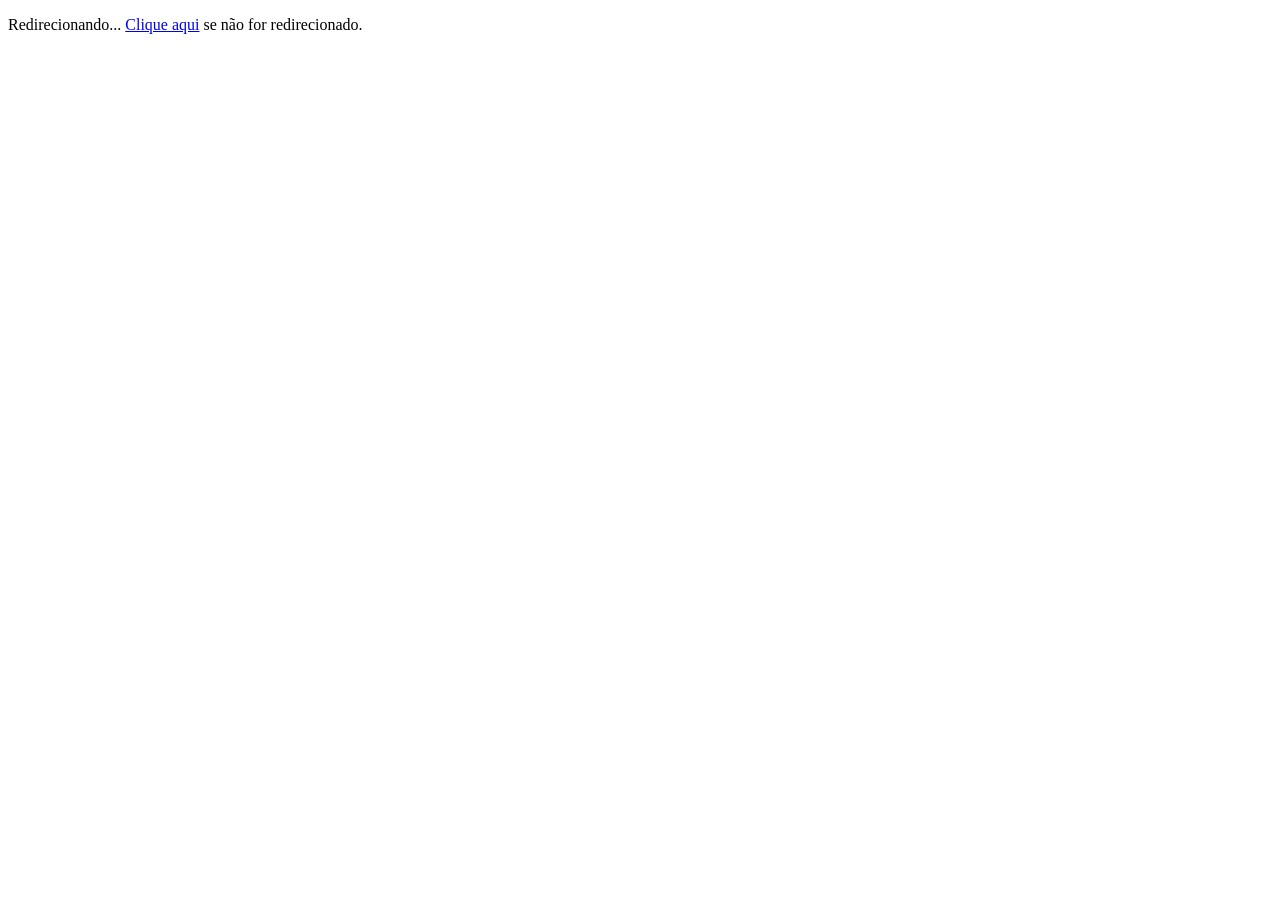
<file: index.html>
<!DOCTYPE html>
<html lang="pt-br">
<head>
  <meta charset="UTF-8">
  <meta http-equiv="refresh" content="0; url=index.php">
  <title>BuyNow</title>
</head>
<body>
  <p>Redirecionando... <a href="index.php">Clique aqui</a> se não for redirecionado.</p>
</body>
</html>
</file>
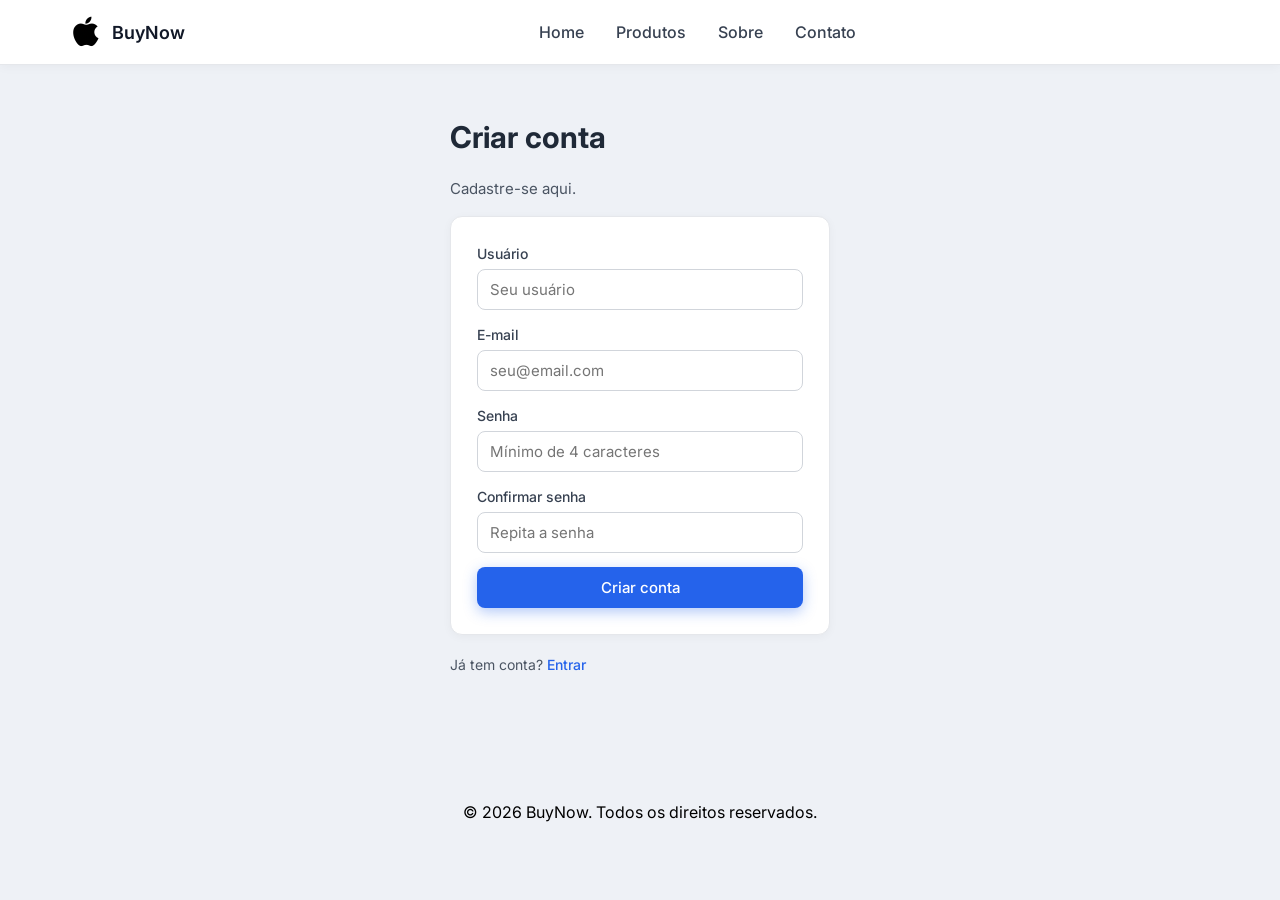
<file: pages/cadastro.html>
<!DOCTYPE html>
<html lang="pt-br">
<head>
  <meta charset="UTF-8">
  <meta name="viewport" content="width=device-width, initial-scale=1.0">
  <title>Criar conta — BuyNow</title>
  <link rel="preconnect" href="https://fonts.googleapis.com">
  <link rel="preconnect" href="https://fonts.gstatic.com" crossorigin>
  <link href="https://fonts.googleapis.com/css2?family=Inter:wght@300;400;500;600&display=swap" rel="stylesheet">
  <link rel="stylesheet" href="https://cdnjs.cloudflare.com/ajax/libs/font-awesome/6.5.0/css/all.min.css">
  <link rel="stylesheet" href="../assets/css/style.css">
</head>
<body>

  <header>
    <nav class="navbar">
      <a href="../index.php" class="logo">
        <img src="../images/icons/icons8-mac-os-32.ico" alt="BuyNow">
        <span>BuyNow</span>
      </a>

      <ul class="menu" id="menu">
        <li><a href="../index.php">Home</a></li>
        <li><a href="produtos.php">Produtos</a></li>
        <li><a href="sobre.php">Sobre</a></li>
        <li><a href="contato.php">Contato</a></li>
      </ul>

      <div class="nav-right">
        <i class="fa-solid fa-bars menu-toggle" id="botao-menu"></i>
      </div>
    </nav>
  </header>

  <main class="pagina-interna">
    <section class="conteudo-pagina">
      <div class="container auth-box">
        <h1>Criar conta</h1>
        <p class="auth-texto">Cadastre-se aqui.</p>

        <form class="auth-form" action="../assets/php/cadastro.php" method="POST">
          <div class="form-group">
            <label for="cad-nome">Usuário</label>
            <input type="text" id="cad-nome" name="nome" placeholder="Seu usuário">
          </div>

          <div class="form-group">
            <label for="cad-email">E-mail</label>
            <input type="email" id="cad-email" name="email" placeholder="seu@email.com">
          </div>

          <div class="form-group">
            <label for="cad-senha">Senha</label>
            <input type="password" id="cad-senha" name="senha" placeholder="Mínimo de 4 caracteres">
          </div>

          <div class="form-group">
            <label for="cad-confirma">Confirmar senha</label>
            <input type="password" id="cad-confirma" name="confirma" placeholder="Repita a senha">
          </div>

          <button type="submit" class="btn-primary btn-full">Criar conta</button>
        </form>

        <p class="auth-link">
          Já tem conta? <a href="login.php">Entrar</a>
        </p>
      </div>
    </section>
  </main>

  <footer class="login">
    <p>© 2026 BuyNow. Todos os direitos reservados.</p>
  </footer>

  <script src="../assets/js/script.js"></script>
</body>
</html>
</file>
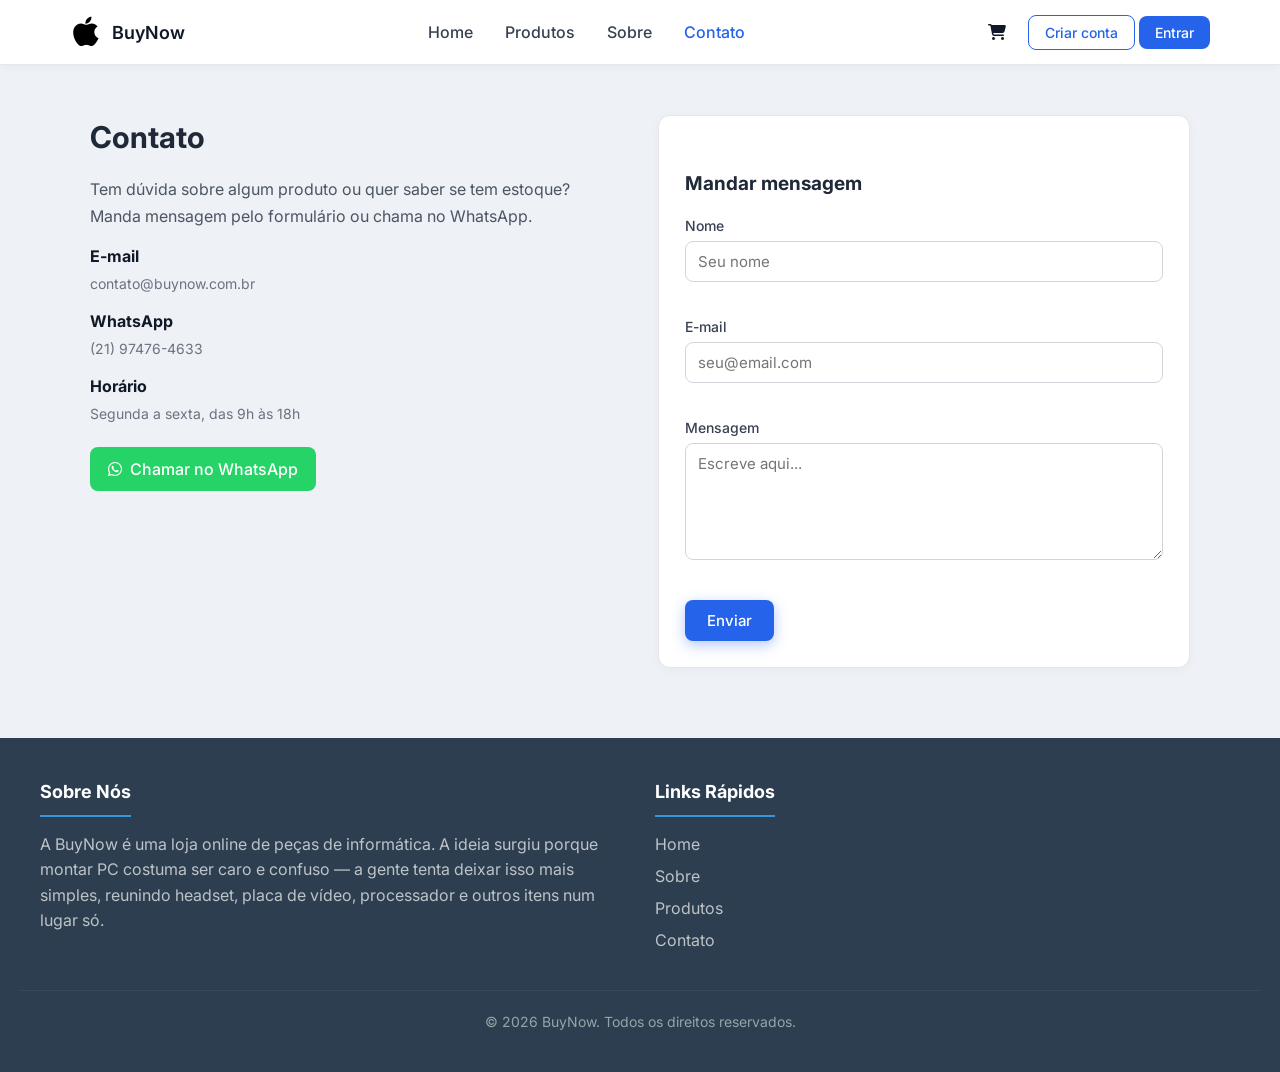
<file: pages/contato.html>
<!DOCTYPE html>
<html lang="pt-br">
<head>
  <meta charset="UTF-8">
  <meta name="viewport" content="width=device-width, initial-scale=1.0">
  <title>Contato — BuyNow</title>
  <link rel="preconnect" href="https://fonts.googleapis.com">
  <link rel="preconnect" href="https://fonts.gstatic.com" crossorigin>
  <link href="https://fonts.googleapis.com/css2?family=Inter:wght@300;400;500;600&display=swap" rel="stylesheet">
  <link rel="stylesheet" href="https://cdnjs.cloudflare.com/ajax/libs/font-awesome/6.5.0/css/all.min.css">
  <link rel="stylesheet" href="../assets/css/style.css">
</head>
<body>

  <header>
    <nav class="navbar">
      <a href="../index.html" class="logo">
        <img src="../images/icons/icons8-mac-os-32.ico" alt="BuyNow">
        <span>BuyNow</span>
      </a>

      <ul class="menu" id="menu">
        <li><a href="../index.html">Home</a></li>
        <li><a href="produtos.html">Produtos</a></li>
        <li><a href="sobre.html">Sobre</a></li>
        <li><a href="contato.html" class="active">Contato</a></li>
      </ul>

      <div class="nav-right">
        <div class="nav-logado" id="nav-logado" hidden>
          <div class="cart">
            <i class="fa-solid fa-cart-shopping"></i>
            <span class="cart-badge" id="contador-carrinho">0</span>
          </div>
          <span class="nome-user" id="nome-usuario"></span>
        </div>

        <div class="nav-auth" id="nav-auth">
          <a href="cadastro.html" class="btn-criar">Criar conta</a>
          <a href="login.html" class="btn-entrar">Entrar</a>
        </div>

        <i class="fa-solid fa-bars menu-toggle" id="botao-menu"></i>
      </div>
    </nav>
  </header>

  <main class="pagina-interna">
    <section class="conteudo-pagina">
      <div class="container contact-layout">
        <div>
          <h1>Contato</h1>
          <p class="texto-contato">
            Tem dúvida sobre algum produto ou quer saber se tem estoque? Manda mensagem
            pelo formulário ou chama no WhatsApp.
          </p>

          <ul class="contact-list">
            <li>
              <strong>E-mail</strong>
              <span>contato@buynow.com.br</span>
            </li>
            <li>
              <strong>WhatsApp</strong>
              <span>(21) 97476-4633</span>
            </li>
            <li>
              <strong>Horário</strong>
              <span>Segunda a sexta, das 9h às 18h</span>
            </li>
          </ul>

          <a href="https://wa.me/5521974764633?text=Oi,%20vim%20pelo%20site%20BuyNow" class="btn-whatsapp" target="_blank" rel="noopener noreferrer">
            <i class="fa-brands fa-whatsapp"></i> Chamar no WhatsApp
          </a>
        </div>

        <form class="contact-form" id="form-contato" novalidate>
          <h2>Mandar mensagem</h2>

          <div class="form-group">
            <label for="nome">Nome</label>
            <input type="text" id="nome" name="nome" placeholder="Seu nome" required>
            <span class="form-error" data-error="nome"></span>
          </div>

          <div class="form-group">
            <label for="email">E-mail</label>
            <input type="email" id="email" name="email" placeholder="seu@email.com" required>
            <span class="form-error" data-error="email"></span>
          </div>

          <div class="form-group">
            <label for="mensagem">Mensagem</label>
            <textarea id="mensagem" name="mensagem" rows="5" placeholder="Escreve aqui..." required></textarea>
            <span class="form-error" data-error="mensagem"></span>
          </div>

          <button type="submit" class="btn-primary">Enviar</button>
          <p class="form-success" id="form-success" hidden>Recebemos sua mensagem. Obrigado!</p>
        </form>
      </div>
    </section>
  </main>

  <footer class="footer">
 <div class="footer-container">
            <div class="footer-section">
                <h3>Sobre Nós</h3>
                <p> A BuyNow é uma loja online de peças de informática. A ideia surgiu porque montar PC
          costuma ser caro e confuso — a gente tenta deixar isso mais simples, reunindo headset,
          placa de vídeo, processador e outros itens num lugar só.</p>
            </div>
            <div class="footer-section">
                <h3>Links Rápidos</h3>
                <ul>
                    <li><a href="/index.html">Home</a></li>
                    <li><a href="pages/sobre.html">Sobre</a></li>
                    <li><a href="pages/produtos.html">Produtos</a></li>
                    <li><a href="pages/contato.html">Contato</a></li>
                </ul>
            </div>
        </div>

        <div class="footer-bottom">
            <p>© 2026 BuyNow. Todos os direitos reservados.</p>
        </div>
  </footer>

  <script src="../assets/js/script.js"></script>
</body>
</html>
</file>
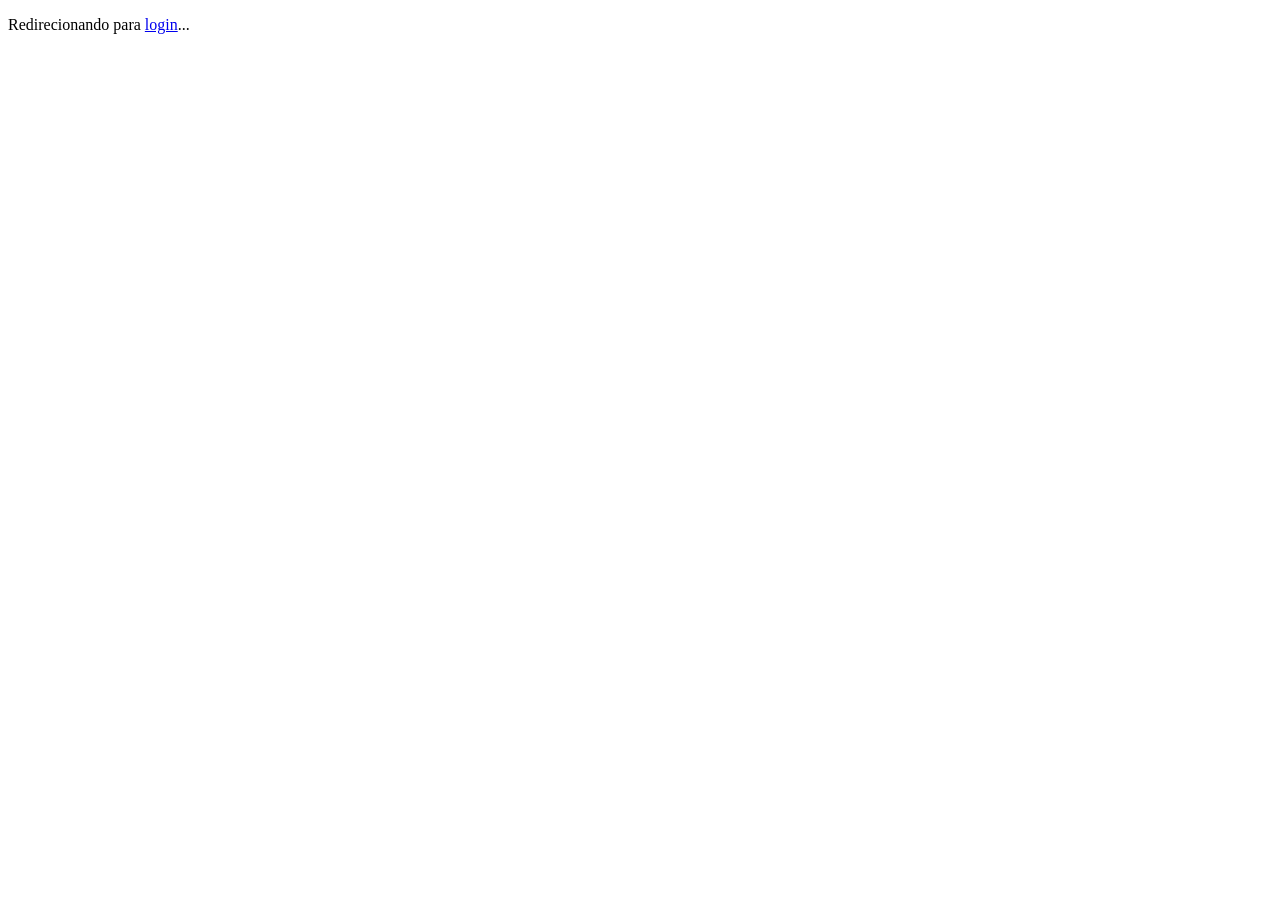
<file: pages/login.html>
<!DOCTYPE html>
<html lang="pt-br">
<head>
  <meta charset="UTF-8">
  <meta http-equiv="refresh" content="0; url=login.php">
  <title>Redirecionando...</title>
</head>
<body>
  <p>Redirecionando para <a href="login.php">login</a>...</p>
</body>
</html>
</file>
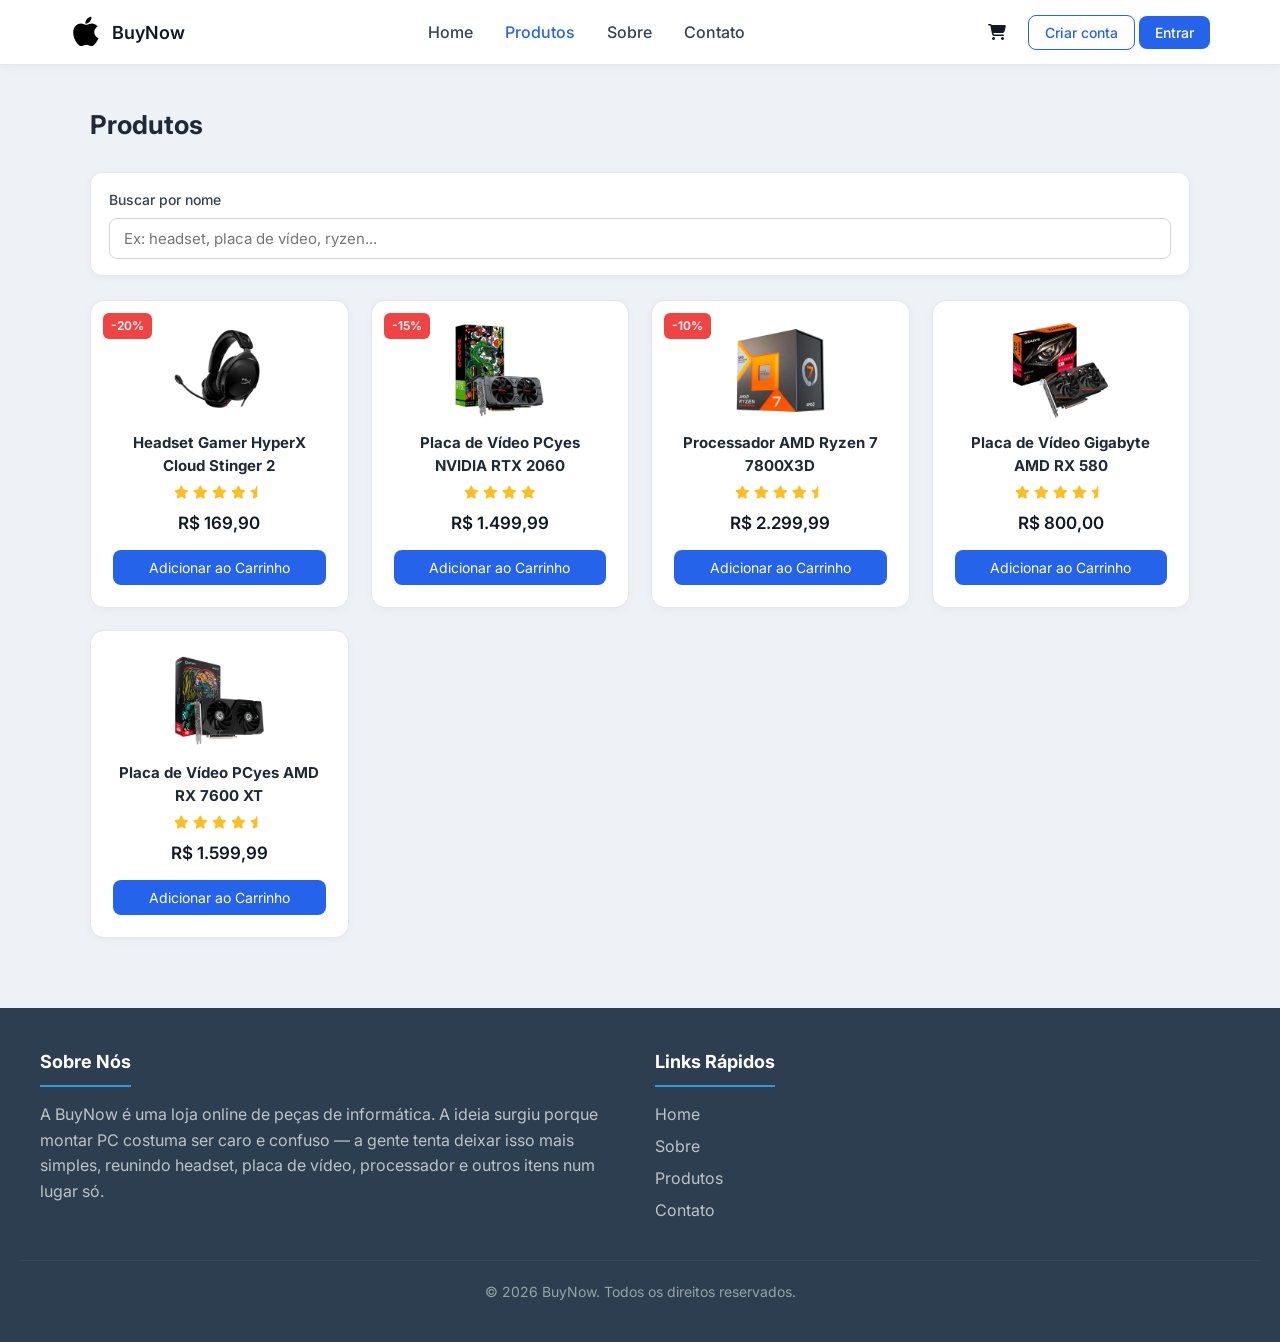
<file: pages/produtos.html>
<!DOCTYPE html>
<html lang="pt-br">
<head>
  <meta charset="UTF-8">
  <meta name="viewport" content="width=device-width, initial-scale=1.0">
  <title>Produtos — BuyNow</title>
  <link rel="preconnect" href="https://fonts.googleapis.com">
  <link rel="preconnect" href="https://fonts.gstatic.com" crossorigin>
  <link href="https://fonts.googleapis.com/css2?family=Inter:wght@300;400;500;600&display=swap" rel="stylesheet">
  <link rel="stylesheet" href="https://cdnjs.cloudflare.com/ajax/libs/font-awesome/6.5.0/css/all.min.css">
  <link rel="stylesheet" href="../assets/css/style.css">
</head>
<body>

  <header>
    <nav class="navbar">
      <a href="../index.html" class="logo">
        <img src="../images/icons/icons8-mac-os-32.ico" alt="BuyNow">
        <span>BuyNow</span>
      </a>

      <ul class="menu" id="menu">
        <li><a href="../index.html">Home</a></li>
        <li><a href="produtos.html" class="active">Produtos</a></li>
        <li><a href="sobre.html">Sobre</a></li>
        <li><a href="contato.html">Contato</a></li>
      </ul>

      <div class="nav-right">
        <div class="nav-logado" id="nav-logado" hidden>
          <div class="cart">
            <i class="fa-solid fa-cart-shopping"></i>
            <span class="cart-badge" id="contador-carrinho">0</span>
          </div>
          <span class="nome-user" id="nome-usuario"></span>
        </div>

        <div class="nav-auth" id="nav-auth">
          <a href="cadastro.html" class="btn-criar">Criar conta</a>
          <a href="login.html" class="btn-entrar">Entrar</a>
        </div>

        <i class="fa-solid fa-bars menu-toggle" id="botao-menu"></i>
      </div>
    </nav>
  </header>

  <main>
    <section class="produtos produtos-pagina">
      <div class="container">
        <h1 class="titulo-ofertas">Produtos</h1>

        <div class="busca-produtos">
          <label for="pesquisa-produtos">Buscar por nome</label>
          <input type="text" id="pesquisa-produtos" placeholder="Ex: headset, placa de vídeo, ryzen...">
        </div>

        <div class="grid-produtos" id="grid-produtos">

          <article class="produto-item">
            <span class="badge">-20%</span>
            <img src="../images/produtosOfertas/headset-gamer-hyperx-cloud-stinger-2-drivers-50mm-preto-519t1aa_1689972862_gg.png" alt="Headset Gamer HyperX Cloud">
            <h3>Headset Gamer HyperX Cloud Stinger 2</h3>
            <div class="rating">
              <i class="fa-solid fa-star"></i>
              <i class="fa-solid fa-star"></i>
              <i class="fa-solid fa-star"></i>
              <i class="fa-solid fa-star"></i>
              <i class="fa-solid fa-star-half"></i>
            </div>
            <p class="preco">R$ 169,90</p>
            <button class="add-cart">Adicionar ao Carrinho</button>
          </article>

          <article class="produto-item">
            <span class="badge">-15%</span>
            <img src="../images/produtosOfertas/placa de video.png" alt="Placa de Vídeo RTX 2060">
            <h3>Placa de Vídeo PCyes NVIDIA RTX 2060</h3>
            <div class="rating">
              <i class="fa-solid fa-star"></i>
              <i class="fa-solid fa-star"></i>
              <i class="fa-solid fa-star"></i>
              <i class="fa-solid fa-star"></i>
            </div>
            <p class="preco">R$ 1.499,99</p>
            <button class="add-cart">Adicionar ao Carrinho</button>
          </article>

          <article class="produto-item">
            <span class="badge">-10%</span>
            <img src="../images/produtosOfertas/processador-amd-ryzen-7-7800x3d-5-0ghz-max-turbo-cache-104mb-am5-8-nucleos-video-integrado-100-100000910wof_1680784502_gg.png" alt="Processador AMD Ryzen 7 7800X3D">
            <h3>Processador AMD Ryzen 7 7800X3D</h3>
            <div class="rating">
              <i class="fa-solid fa-star"></i>
              <i class="fa-solid fa-star"></i>
              <i class="fa-solid fa-star"></i>
              <i class="fa-solid fa-star"></i>
              <i class="fa-solid fa-star-half"></i>
            </div>
            <p class="preco">R$ 2.299,99</p>
            <button class="add-cart">Adicionar ao Carrinho</button>
          </article>

          <article class="produto-item">
            <img src="../images/produtosOfertas/rx580.png" alt="Placa de Vídeo AMD RX 580">
            <h3>Placa de Vídeo Gigabyte AMD RX 580</h3>
            <div class="rating">
              <i class="fa-solid fa-star"></i>
              <i class="fa-solid fa-star"></i>
              <i class="fa-solid fa-star"></i>
              <i class="fa-solid fa-star"></i>
              <i class="fa-solid fa-star-half"></i>
            </div>
            <p class="preco">R$ 800,00</p>
            <button class="add-cart">Adicionar ao Carrinho</button>
          </article>
          
          <article class="produto-item">
            <img src="../images/produtosOfertas/RX7600XT.png" alt="Placa de Vídeo AMD RX 7600 XT">
            <h3>Placa de Vídeo PCyes AMD RX 7600 XT</h3>
            <div class="rating">
              <i class="fa-solid fa-star"></i>
              <i class="fa-solid fa-star"></i>
              <i class="fa-solid fa-star"></i>
              <i class="fa-solid fa-star"></i>
              <i class="fa-solid fa-star-half"></i>
            </div>
            <p class="preco">R$ 1.599,99</p>
            <button class="add-cart">Adicionar ao Carrinho</button>
          </article>
        </div>

        <p class="empty-state" id="empty-produtos" hidden>Nenhum produto com esse nome.</p>
      </div>
    </section>
  </main>

  <footer class="footer">
    <div class="footer-container">
            <div class="footer-section">
                <h3>Sobre Nós</h3>
                <p> A BuyNow é uma loja online de peças de informática. A ideia surgiu porque montar PC
          costuma ser caro e confuso — a gente tenta deixar isso mais simples, reunindo headset,
          placa de vídeo, processador e outros itens num lugar só.</p>
            </div>
            <div class="footer-section">
                <h3>Links Rápidos</h3>
                <ul>
                    <li><a href="/index.html">Home</a></li>
                    <li><a href="pages/sobre.html">Sobre</a></li>
                    <li><a href="pages/produtos.html">Produtos</a></li>
                    <li><a href="pages/contato.html">Contato</a></li>
                </ul>
            </div>
        </div>

        <div class="footer-bottom">
            <p>© 2026 BuyNow. Todos os direitos reservados.</p>
        </div>
  </footer>

  <script src="../assets/js/script.js"></script>
</body>
</html>
</file>
<file: assets/css/style.css>
*{
margin:0;
padding:0;
box-sizing:border-box;
font-family:'Inter',sans-serif;
}

body{
background:#eef1f6;
color:#111827;
line-height:1.5;
}

img{
max-width:100%;
display:block;
}

a{
color:inherit;
}

.navbar{
display:flex;
justify-content:space-between;
align-items:center;
padding:16px 70px;
background:white;
border-bottom:1px solid #e5e7eb;
box-shadow:0 2px 10px rgba(0,0,0,0.04);
position:sticky;
top:0;
z-index:50;
}

.logo{
display:flex;
align-items:center;
gap:10px;
text-decoration:none;
font-weight:600;
font-size:18px;
color:#111827;
}

.logo img{
width:32px;
height:32px;
}

.menu{
display:flex;
list-style:none;
gap:32px;
}

.menu a{
text-decoration:none;
color:#374151;
font-weight:500;
transition:0.2s;
}

.menu a:hover,
.menu a.active{
color:#2563eb;
}

.nav-right{
display:flex;
align-items:center;
gap:12px;
}

.btn-criar{
text-decoration:none;
padding:8px 16px;
border:1px solid #2563eb;
color:#2563eb;
border-radius:8px;
font-size:14px;
font-weight:500;
transition:0.2s;
}

.btn-criar:hover{
background:#eff6ff;
}

.btn-entrar{
text-decoration:none;
padding:8px 16px;
background:#2563eb;
color:white;
border-radius:8px;
font-size:14px;
font-weight:500;
transition:0.2s;
}

.btn-entrar:hover{
background:#1d4ed8;
}

.nav-logado{
display:flex;
align-items:center;
gap:10px;
}

.nome-user{
font-size:14px;
color:#374151;
font-weight:500;
white-space:nowrap;
}

.cart-btn{
position:relative;
display:inline-flex;
align-items:center;
justify-content:center;
width:38px;
height:38px;
padding:0;
border:1px solid #e5e7eb;
border-radius:8px;
background:#fff;
color:#374151;
cursor:pointer;
transition:border-color 0.2s, color 0.2s, background 0.2s;
flex-shrink:0;
}

.cart-btn:hover{
border-color:#2563eb;
color:#2563eb;
background:#eff6ff;
}

.cart-icon{
display:block;
pointer-events:none;
}

.cart-badge{
position:absolute;
top:-6px;
right:-6px;
min-width:18px;
height:18px;
padding:0 5px;
background:#2563eb;
color:#fff;
font-size:11px;
font-weight:600;
line-height:18px;
border-radius:999px;
text-align:center;
border:2px solid #fff;
}

.cart-badge.vazio{
display:none;
}

.menu-toggle{
display:none;
font-size:22px;
cursor:pointer;
}

.container{
max-width:1140px;
margin:auto;
padding:0 20px;
}

.hero{
background-image:url("../../images/fundo abaixo da nav.png");
background-size:cover;
background-position:center;
color:white;
padding:36px 20px;
}

.hero .container{
display:flex;
align-items:center;
justify-content:space-between;
gap:24px;
}

.texto-esquerda{
width:50%;
}

.texto-esquerda h1{
font-size:30px;
margin-bottom:10px;
text-shadow:0 2px 6px rgba(0,0,0,0.3);
}

.texto-esquerda p{
margin-bottom:16px;
font-size:15px;
color:#e5e7eb;
text-shadow:0 2px 6px rgba(0,0,0,0.25);
max-width:460px;
}

.btn-hero,
.btn-primary{
display:inline-block;
background:#2563eb;
color:white;
border:none;
padding:11px 22px;
border-radius:8px;
cursor:pointer;
transition:0.2s;
box-shadow:0 4px 14px rgba(37,99,235,0.35);
text-decoration:none;
font-weight:500;
font-size:15px;
}

.btn-hero:hover,
.btn-primary:hover{
background:#1d4ed8;
}

.btn-full{
width:100%;
text-align:center;
}

.imagem-direita{
width:50%;
display:flex;
justify-content:center;
}

.imagem-direita img{
width:210px;
filter:drop-shadow(0 8px 20px rgba(0,0,0,0.2));
}

.produtos{
padding:60px 0 70px;
}

.produtos-pagina{
padding-top:40px;
}

.titulo-ofertas{
margin-bottom:28px;
font-size:26px;
color:#1f2937;
}

.busca-produtos{
background:white;
border:1px solid #e5e7eb;
border-radius:12px;
padding:16px 18px;
margin-bottom:24px;
box-shadow:0 2px 8px rgba(0,0,0,0.04);
}

.busca-produtos label{
display:block;
font-size:14px;
font-weight:500;
margin-bottom:8px;
color:#374151;
}

.busca-produtos input{
width:100%;
padding:10px 14px;
border:1px solid #d1d5db;
border-radius:8px;
outline:none;
font-size:15px;
}

.busca-produtos input:focus{
border-color:#2563eb;
box-shadow:0 0 0 3px rgba(37,99,235,0.12);
}

.ofertas-semana,
.grid-produtos{
display:grid;
grid-template-columns:repeat(auto-fit,minmax(240px,1fr));
gap:22px;
}

.card-oferta,
.produto-item{
position:relative;
background:white;
border-radius:14px;
padding:22px;
text-align:center;
border:1px solid #e5e7eb;
box-shadow:0 2px 8px rgba(0,0,0,0.04);
transition:0.2s;
}

.card-oferta:hover,
.produto-item:hover{
transform:translateY(-3px);
box-shadow:0 8px 20px rgba(0,0,0,0.08);
}

.card-oferta img,
.produto-item img{
width:95px;
margin:auto;
margin-bottom:14px;
}

.card-oferta h3,
.produto-item h3{
font-size:15px;
margin-bottom:6px;
color:#1f2937;
}

.badge{
position:absolute;
top:12px;
left:12px;
background:#ef4444;
color:white;
padding:4px 8px;
border-radius:6px;
font-size:12px;
font-weight:600;
}

.rating{
color:#fbbf24;
font-size:13px;
margin-bottom:8px;
}

.preco{
font-weight:600;
margin-bottom:14px;
color:#111827;
font-size:17px;
}

.add-cart,
.card-oferta button{
background:#2563eb;
color:white;
border:none;
padding:9px 16px;
border-radius:8px;
cursor:pointer;
font-size:14px;
width:100%;
transition:0.2s;
}

.add-cart:hover,
.card-oferta button:hover{
background:#1d4ed8;
}

.conteudo-pagina{
padding:50px 0 70px;
}

.conteudo-pagina h1{
font-size:30px;
margin-bottom:16px;
color:#1f2937;
}

.conteudo-pagina h2{
font-size:20px;
margin:28px 0 12px;
color:#1f2937;
}

.conteudo-pagina p{
color:#4b5563;
line-height:1.7;
margin-bottom:14px;
max-width:680px;
}

.lista-sobre{
margin-left:20px;
color:#4b5563;
line-height:1.8;
}

.link-pagina{
margin-top:20px;
}

.link-pagina a{
color:#2563eb;
font-weight:500;
text-decoration:none;
}

.link-pagina a:hover{
text-decoration:underline;
}

.texto-contato{
margin-bottom:22px;
}

.contact-layout{
display:grid;
grid-template-columns:1fr 1fr;
gap:36px;
align-items:start;
}

.contact-list{
list-style:none;
margin-bottom:22px;
}

.contact-list li{
margin-bottom:14px;
}

.contact-list strong{
display:block;
margin-bottom:3px;
}

.contact-list span{
color:#6b7280;
font-size:14px;
}

.btn-whatsapp{
display:inline-flex;
align-items:center;
gap:8px;
background:#25d366;
color:white;
padding:10px 18px;
border-radius:8px;
text-decoration:none;
font-weight:500;
}

.btn-whatsapp:hover{
background:#1ebe57;
}

.contact-form,
.auth-form{
background:white;
border:1px solid #e5e7eb;
border-radius:12px;
padding:26px;
box-shadow:0 2px 10px rgba(0,0,0,0.04);
}

.contact-form h2{
font-size:19px;
margin-bottom:16px;
}

.auth-box{
max-width:420px;
margin:0 auto;
}

.auth-texto{
color:#6b7280;
margin-bottom:20px;
font-size:15px;
}

.auth-link{
margin-top:18px;
font-size:14px;
color:#6b7280;
}

.auth-link a{
color:#2563eb;
text-decoration:none;
font-weight:500;
}

.auth-link a:hover{
text-decoration:underline;
}

.form-group{
margin-bottom:14px;
}

.form-group label{
display:block;
margin-bottom:5px;
font-weight:500;
font-size:14px;
color:#374151;
}

.form-group input,
.form-group textarea{
width:100%;
padding:10px 12px;
border:1px solid #d1d5db;
border-radius:8px;
outline:none;
font-size:15px;
}

.form-group input:focus,
.form-group textarea:focus{
border-color:#2563eb;
box-shadow:0 0 0 3px rgba(37,99,235,0.12);
}

.form-group textarea{
resize:vertical;
min-height:110px;
}

.form-error{
display:block;
color:#ef4444;
font-size:13px;
margin-top:4px;
min-height:16px;
}

.auth-erro{
color:#e74c3c;
background:#fadbd8;
padding:10px 14px;
border-radius:8px;
margin-bottom:16px;
font-size:14px;
text-align:center;
}

.carrinho-overlay{
position:fixed;
inset:0;
background:rgba(17,24,39,0.4);
z-index:200;
opacity:0;
visibility:hidden;
pointer-events:none;
transition:opacity 0.25s ease, visibility 0.25s ease;
}

.carrinho-panel{
position:fixed;
top:0;
right:0;
width:min(400px,100%);
height:100vh;
height:100dvh;
background:#fff;
box-shadow:-4px 0 24px rgba(0,0,0,0.08);
z-index:201;
display:flex;
flex-direction:column;
transform:translateX(100%);
transition:transform 0.28s ease;
}

body.carrinho-aberto{
overflow:hidden;
}

body.carrinho-aberto .carrinho-overlay{
opacity:1;
visibility:visible;
pointer-events:auto;
}

body.carrinho-aberto .carrinho-panel{
transform:translateX(0);
}

.carrinho-header{
display:flex;
align-items:center;
justify-content:space-between;
padding:20px;
border-bottom:1px solid #e5e7eb;
}

.carrinho-header h2{
font-size:17px;
font-weight:600;
color:#111827;
}

.carrinho-fechar{
background:none;
border:none;
font-size:20px;
cursor:pointer;
color:#6b7280;
padding:6px;
}

.carrinho-fechar:hover{
color:#111827;
}

.carrinho-itens{
flex:1;
overflow-y:auto;
padding:16px 20px;
}

.carrinho-vazio{
text-align:center;
color:#6b7280;
padding:40px 0;
}

.carrinho-item{
display:flex;
gap:12px;
align-items:flex-start;
padding:14px 0;
border-bottom:1px solid #f3f4f6;
}

.carrinho-item img{
width:72px;
height:72px;
object-fit:contain;
border-radius:8px;
background:#f9fafb;
flex-shrink:0;
}

.carrinho-item-info{
flex:1;
min-width:0;
}

.carrinho-item-info h4{
font-size:14px;
font-weight:500;
margin-bottom:4px;
line-height:1.3;
}

.carrinho-item-preco{
font-size:14px;
color:#2563eb;
font-weight:600;
margin-bottom:8px;
}

.carrinho-item-qtd{
display:flex;
align-items:center;
gap:10px;
}

.carrinho-qtd-btn{
width:28px;
height:28px;
border:1px solid #d1d5db;
background:white;
border-radius:6px;
cursor:pointer;
font-size:16px;
line-height:1;
}

.carrinho-qtd-btn:hover{
border-color:#2563eb;
color:#2563eb;
}

.carrinho-remover{
background:none;
border:none;
color:#9ca3af;
cursor:pointer;
font-size:15px;
padding:4px;
}

.carrinho-remover:hover{
color:#ef4444;
}

.carrinho-footer{
padding:20px;
border-top:1px solid #e5e7eb;
}

.carrinho-total-linha{
display:flex;
justify-content:space-between;
align-items:center;
font-size:16px;
}

.carrinho-total-linha strong{
font-size:18px;
color:#2563eb;
}

.btn-finalizar-compra{
display:block;
width:100%;
margin-top:14px;
padding:12px 16px;
background:#2563eb;
color:#fff;
border:none;
border-radius:8px;
font-size:15px;
font-weight:500;
text-align:center;
text-decoration:none;
cursor:pointer;
transition:background 0.2s;
}

.btn-finalizar-compra:hover{
background:#1d4ed8;
}

.btn-finalizar-compra[hidden]{
display:none;
}

.checkout-layout{
display:grid;
grid-template-columns:1fr 1fr;
gap:36px;
align-items:start;
}

.checkout-texto{
color:#6b7280;
margin-bottom:24px;
}

.checkout-itens{
background:#fff;
border:1px solid #e5e7eb;
border-radius:12px;
padding:16px;
margin-bottom:16px;
}

.checkout-item{
display:flex;
gap:12px;
align-items:center;
padding:12px 0;
border-bottom:1px solid #f3f4f6;
}

.checkout-item:last-child{
border-bottom:none;
}

.checkout-item img{
width:56px;
height:56px;
object-fit:contain;
border-radius:8px;
background:#f9fafb;
}

.checkout-item h4{
font-size:14px;
font-weight:500;
margin-bottom:4px;
}

.checkout-item p{
font-size:13px;
color:#6b7280;
}

.checkout-total-box{
display:flex;
justify-content:space-between;
align-items:center;
background:#eff6ff;
border-radius:10px;
padding:14px 18px;
margin-bottom:16px;
}

.checkout-total-box strong{
font-size:20px;
color:#2563eb;
}

.checkout-voltar{
color:#2563eb;
text-decoration:none;
font-size:14px;
font-weight:500;
}

.checkout-voltar:hover{
text-decoration:underline;
}

.checkout-form h2{
font-size:19px;
margin-bottom:18px;
}

.form-row{
display:grid;
grid-template-columns:1fr 1fr;
gap:14px;
}

.checkout-sucesso{
max-width:520px;
margin:0 auto;
}

.checkout-sucesso-box{
background:#fff;
border:1px solid #e5e7eb;
border-radius:14px;
padding:40px 32px;
text-align:center;
box-shadow:0 2px 10px rgba(0,0,0,0.04);
}

.checkout-sucesso-icone{
width:64px;
height:64px;
margin:0 auto 20px;
background:#ecfdf5;
color:#047857;
font-size:32px;
line-height:64px;
border-radius:50%;
font-weight:600;
}

.checkout-sucesso-box h1{
font-size:26px;
margin-bottom:12px;
}

.checkout-sucesso-box > p{
color:#6b7280;
margin-bottom:24px;
}

.checkout-sucesso-detalhes{
background:#f9fafb;
border-radius:10px;
padding:16px 20px;
margin-bottom:24px;
text-align:left;
}

.checkout-sucesso-detalhes p{
margin-bottom:8px;
font-size:14px;
color:#374151;
}

.checkout-sucesso-detalhes p:last-child{
margin-bottom:0;
}

.form-success{
margin-top:14px;
padding:10px 14px;
background:#ecfdf5;
color:#047857;
border-radius:8px;
font-size:14px;
}

.empty-state{
text-align:center;
color:#6b7280;
padding:28px 0;
}

footer{
background-color:#2c3e50;
color:white;
padding:40px 20px;
}

footer.login{
display:flex;
width:auto;
height:auto;
background-color:#eef1f6;
justify-content:center;
color:#000;
}

.footer-container{
display:flex;
flex-wrap:wrap;
justify-content:space-between;
max-width:1200px;
margin:0 auto;
gap:30px;
}

.footer-section{
flex:1;
min-width:200px;
}

.footer-section h3{
margin-bottom:15px;
font-size:18px;
border-bottom:2px solid #3498db;
padding-bottom:10px;
display:inline-block;
}

.footer-section p{
margin-bottom:10px;
line-height:1.6;
color:#bdc3c7;
}

.footer-section ul{
list-style:none;
}

.footer-section ul li{
margin-bottom:8px;
}

.footer-section ul li a{
color:#bdc3c7;
text-decoration:none;
transition:color 0.3s;
}

.footer-section ul li a:hover{
color:#3498db;
}

.footer-bottom{
text-align:center;
margin-top:30px;
padding-top:20px;
border-top:1px solid #34495e;
color:#95a5a6;
font-size:14px;
}

@media(max-width:768px){

.footer-container{
flex-direction:column;
}

.navbar{
padding:14px 20px;
}

.menu{
position:absolute;
top:65px;
left:0;
width:100%;
background:white;
flex-direction:column;
align-items:center;
gap:18px;
padding:18px;
display:none;
border-bottom:1px solid #e5e7eb;
box-shadow:0 4px 10px rgba(0,0,0,0.06);
}

.menu.active{
display:flex;
}

.menu-toggle{
display:block;
}

.btn-criar,
.btn-entrar{
padding:7px 12px;
font-size:13px;
}

.nome-user{
display:none;
}

.hero .container{
flex-direction:column;
text-align:center;
}

.texto-esquerda,
.imagem-direita{
width:100%;
}

.texto-esquerda p{
margin-left:auto;
margin-right:auto;
}

.contact-layout{
grid-template-columns:1fr;
}

.checkout-layout{
grid-template-columns:1fr;
}

.form-row{
grid-template-columns:1fr;
}

}
</file>
